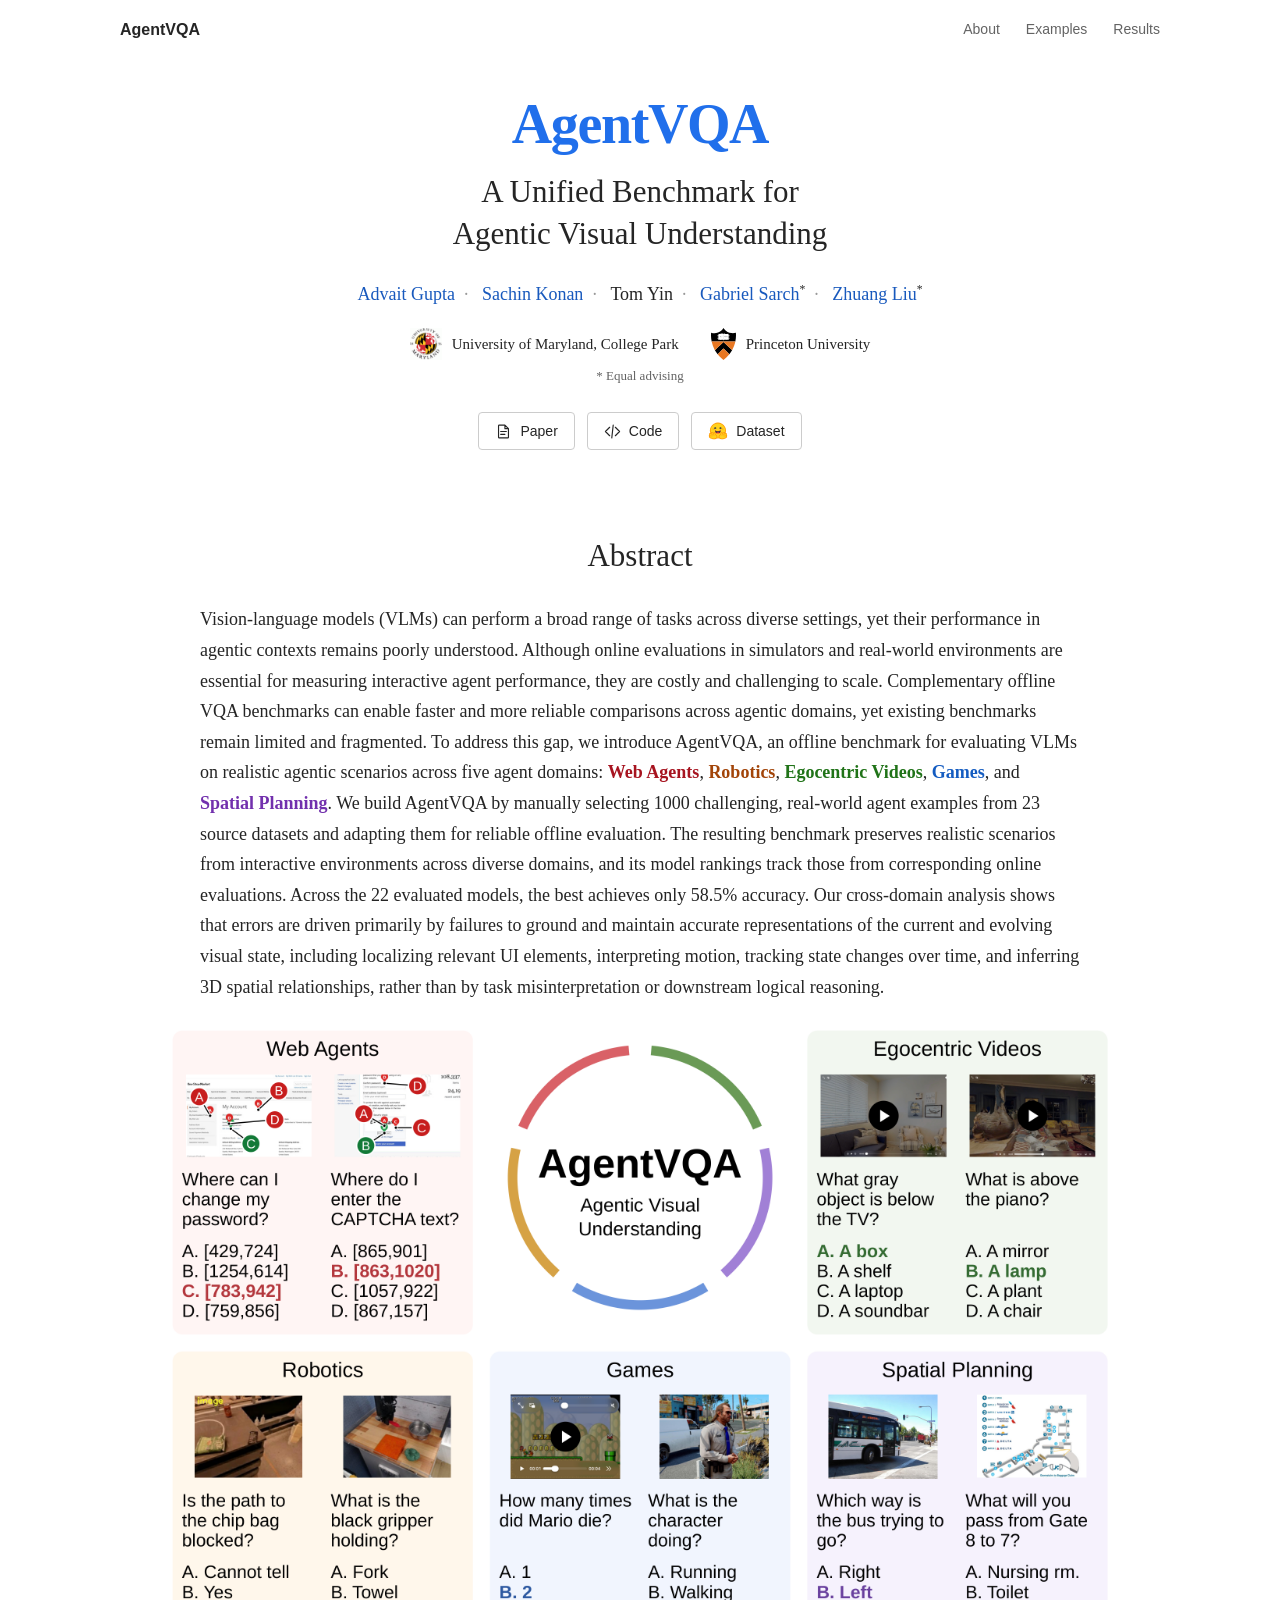
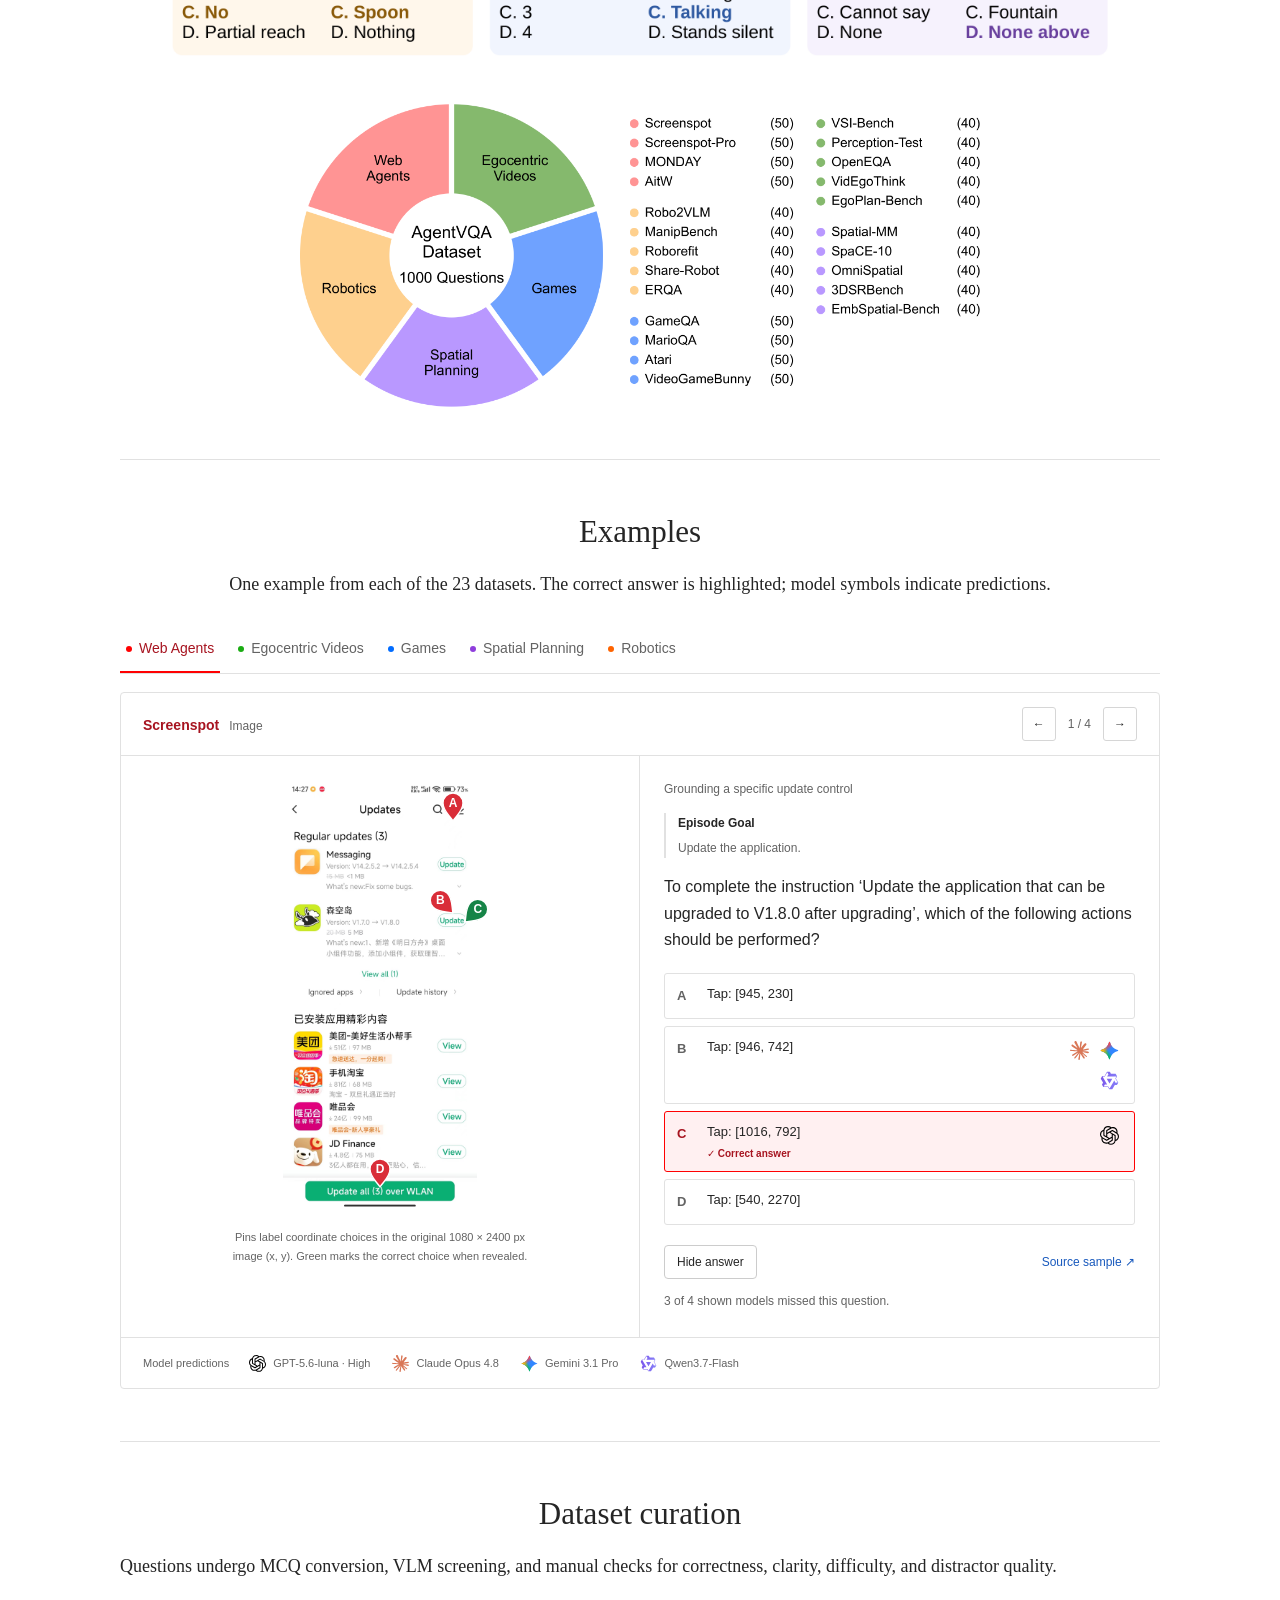
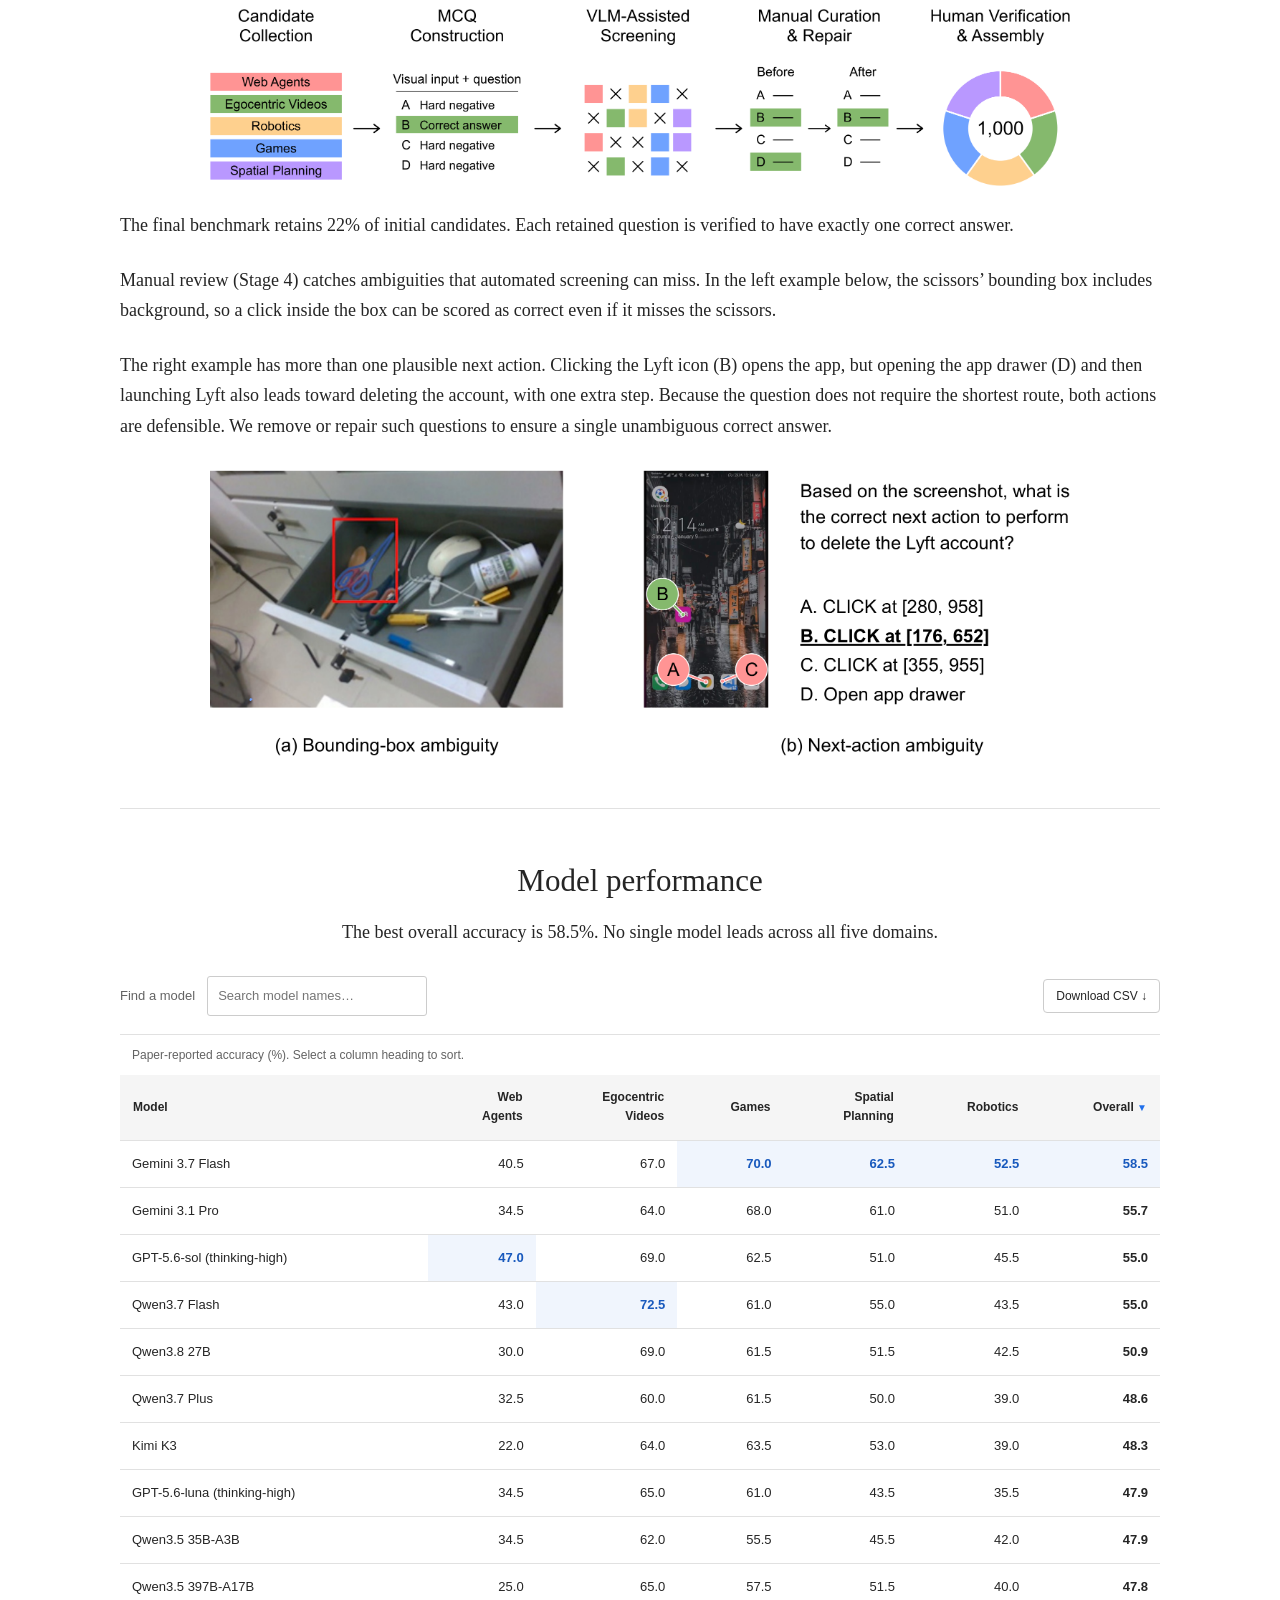
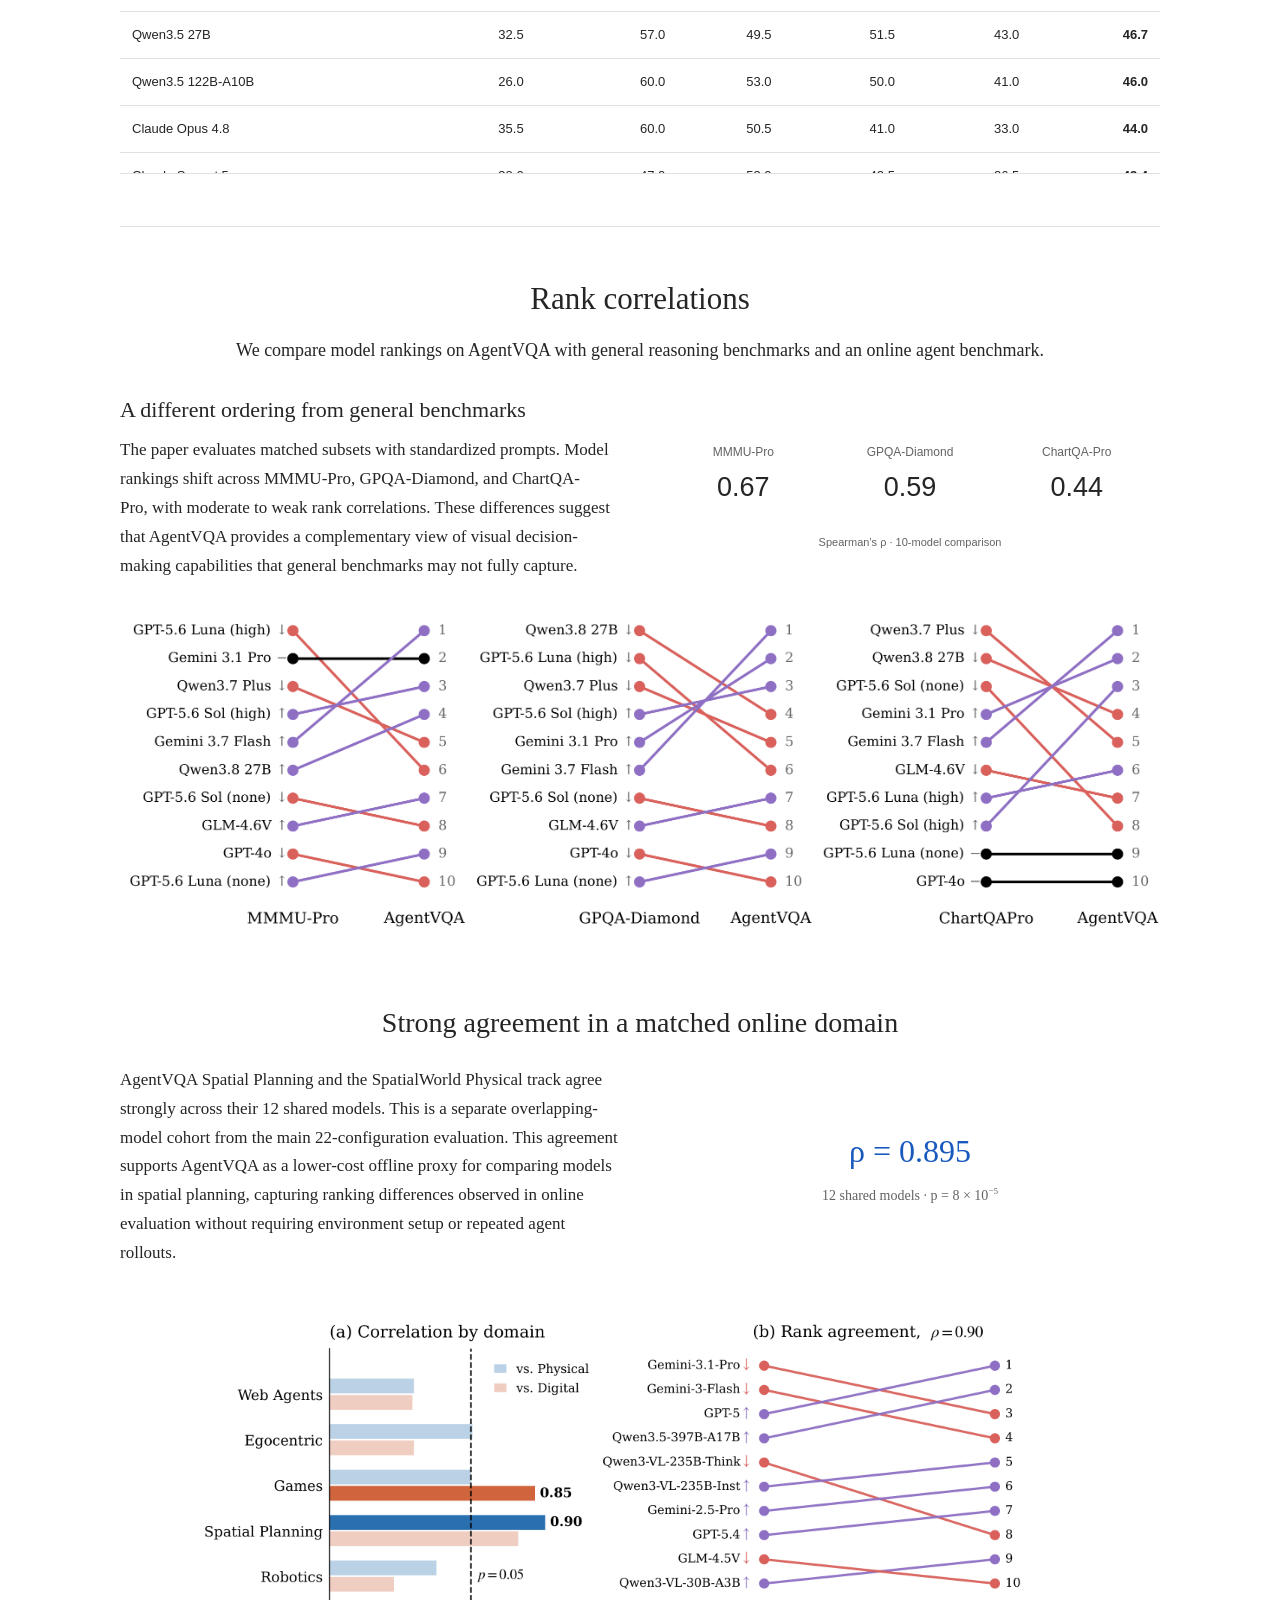
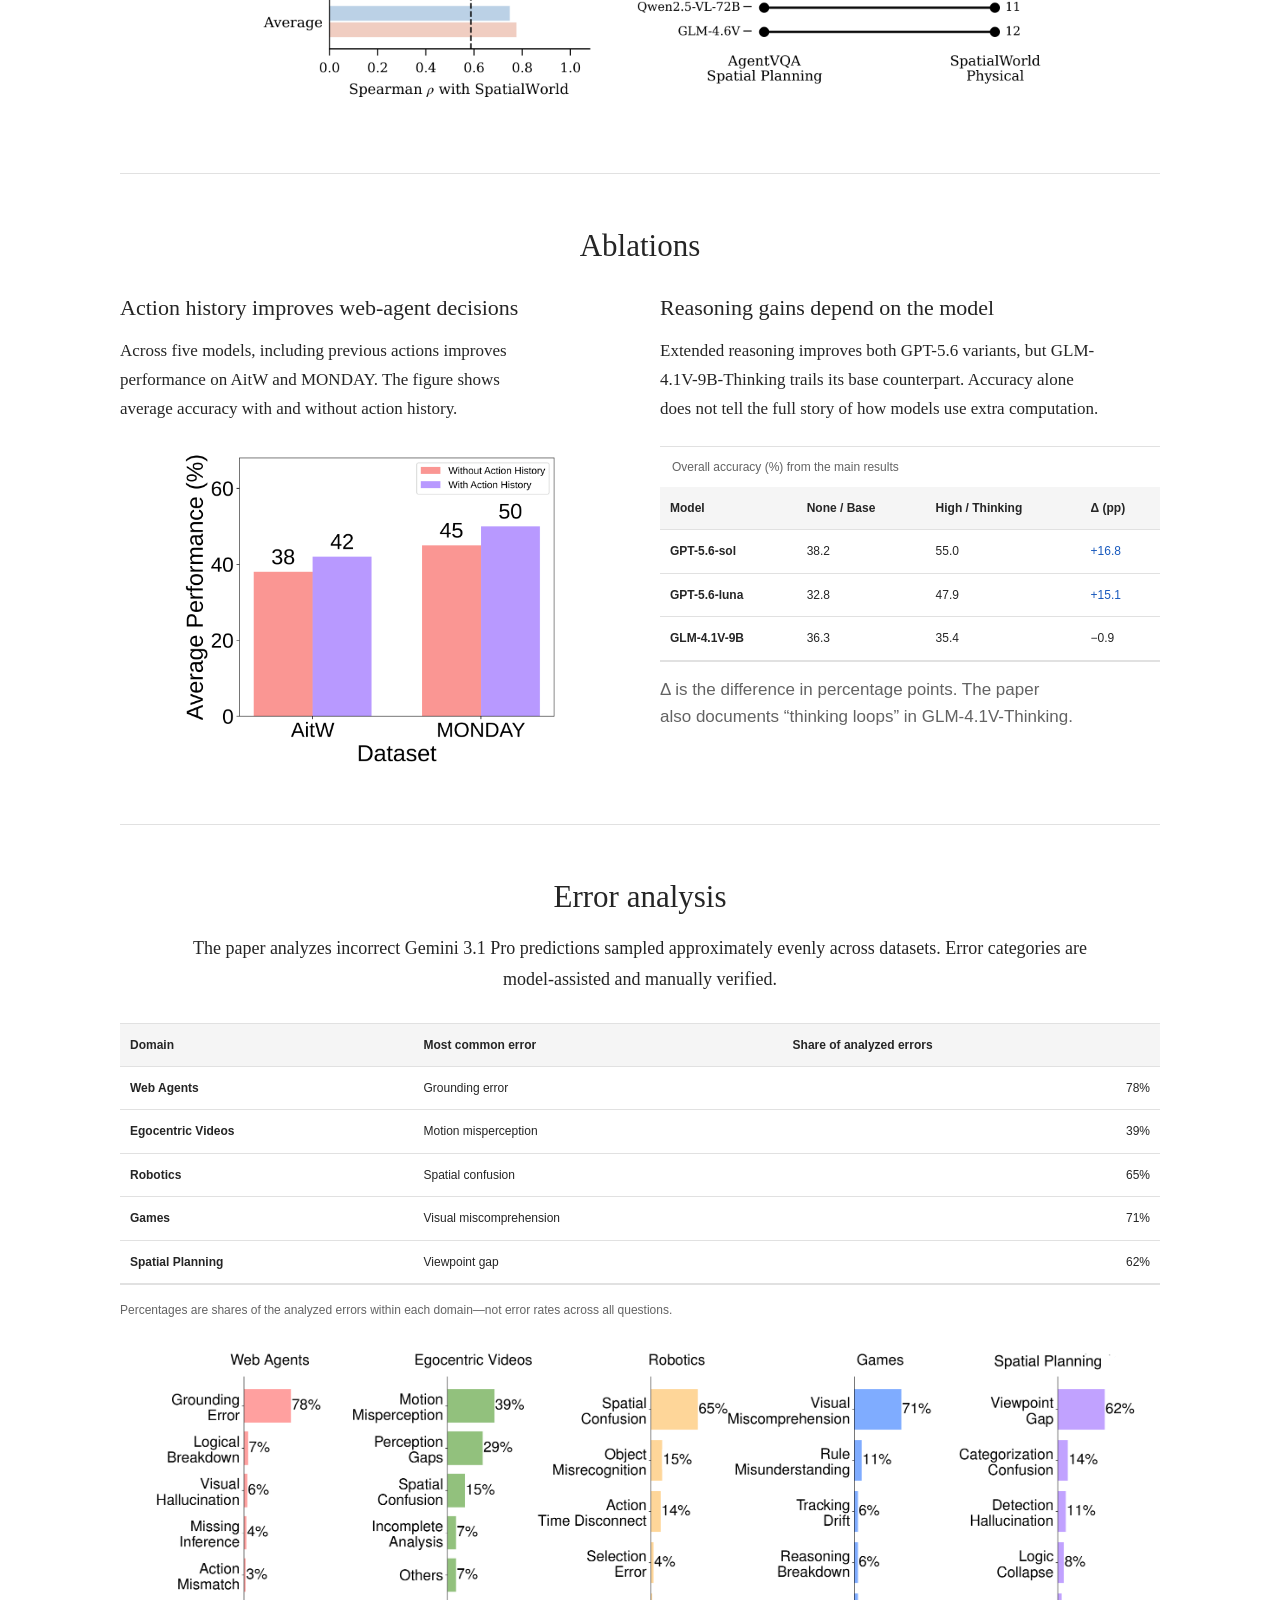
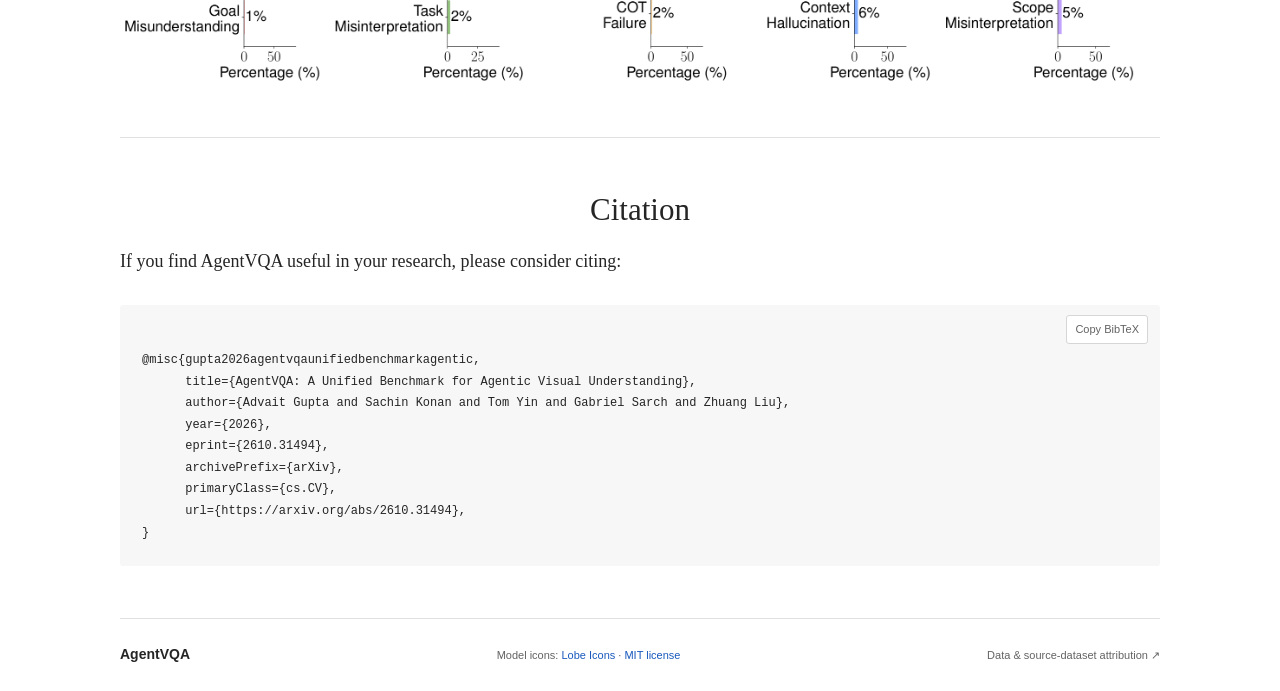
<file: docs/index.html>
<!doctype html>
<html lang="en">
<head>
  <meta charset="utf-8">
  <meta name="viewport" content="width=device-width, initial-scale=1">
  <meta name="description" content="AgentVQA: 1,000 human-verified questions across 23 datasets and five agentic domains. Explore the benchmark, examples, and research findings.">
  <meta name="theme-color" content="#206feb">
  <meta property="og:title" content="AgentVQA — A Unified Benchmark for Agentic Visual Understanding">
  <meta property="og:description" content="A benchmark of 1,000 human-verified questions across 23 datasets and five agentic domains.">
  <meta property="og:image" content="https://zlab-princeton.github.io/AgentVQA/assets/overview.png">
  <meta property="og:url" content="https://zlab-princeton.github.io/AgentVQA/">
  <meta name="twitter:card" content="summary_large_image">
  <title>AgentVQA — Agentic Visual Understanding</title>
  <link rel="canonical" href="https://zlab-princeton.github.io/AgentVQA/">
  <link rel="icon" href="assets/favicon.svg" type="image/svg+xml">
  <link rel="stylesheet" href="styles.css?v=20261022-2">
  <script defer src="data.js?v=20261020-2"></script>
  <script defer src="site.js?v=20261020-2"></script>
</head>
<body>
  <a class="skip-link" href="#main">Skip to content</a>
  <header class="site-header">
    <div class="nav-shell">
      <a class="brand" href="./" aria-label="AgentVQA home">AgentVQA</a>
      <nav aria-label="Page sections"><a href="#overview-title">About</a><a href="#examples-title">Examples</a><a href="#performance">Results</a></nav>
    </div>
  </header>
  <main id="main">
    <section class="hero section-shell" aria-labelledby="title">
      <h1 id="title">AgentVQA</h1>
      <p class="tagline">A Unified Benchmark for<br>Agentic Visual Understanding</p>
      <p class="authors"><span class="author-name"><a href="https://advaitgupta.github.io">Advait Gupta</a></span><span>·</span> <span class="author-name"><a href="https://sachinkonan.github.io">Sachin Konan</a></span><span>·</span> <span class="author-name">Tom Yin</span><span>·</span> <span class="author-name"><a href="https://gabesarch.me">Gabriel Sarch</a><sup>*</sup></span><span>·</span> <span class="author-name"><a href="https://liuzhuang13.github.io">Zhuang Liu</a><sup>*</sup></span></p>
      <div class="affiliations" aria-label="Affiliations">
        <a class="institution" href="https://umd.edu/"><img src="assets/universities/maryland.gif" width="32" height="32" alt=""><span>University of Maryland, College Park</span></a>
        <a class="institution" href="https://www.princeton.edu/"><img src="assets/universities/princeton.svg" width="28" height="34" alt=""><span>Princeton University</span></a>
      </div>
      <p class="author-note">* Equal advising</p>
      <div class="project-links" aria-label="Project resources">
        <a class="button primary" href="https://arxiv.org/abs/2610.31494"><svg viewBox="0 0 24 24" aria-hidden="true"><path d="M14 3H6a1 1 0 0 0-1 1v16a1 1 0 0 0 1 1h12a1 1 0 0 0 1-1V8zM14 3v5h5M8 12h8M8 16h6"/></svg>Paper</a>
        <a class="button" href="https://github.com/zlab-princeton/AgentVQA"><svg viewBox="0 0 24 24" aria-hidden="true"><path d="m8 6-6 6 6 6m8-12 6 6-6 6m-3-15-2 18"/></svg>Code</a>
        <a class="button" href="https://huggingface.co/datasets/AgentVQA/AgentVQA"><img src="assets/models/huggingface.svg" width="20" height="20" alt=""> Dataset</a>
      </div>
    </section>

    <section class="section-shell section-block overview-section" aria-labelledby="overview-title">
      <div class="section-heading"><h2 id="overview-title">Abstract</h2></div>
      <div class="overview-copy">
        <p>Vision-language models (VLMs) can perform a broad range of tasks across diverse settings, yet their performance in agentic contexts remains poorly understood. Although online evaluations in simulators and real-world environments are essential for measuring interactive agent performance, they are costly and challenging to scale. Complementary offline VQA benchmarks can enable faster and more reliable comparisons across agentic domains, yet existing benchmarks remain limited and fragmented. To address this gap, we introduce AgentVQA, an offline benchmark for evaluating VLMs on realistic agentic scenarios across five agent domains: <strong class="domain-name domain-web">Web Agents</strong>, <strong class="domain-name domain-robotics">Robotics</strong>, <strong class="domain-name domain-ego">Egocentric Videos</strong>, <strong class="domain-name domain-games">Games</strong>, and <strong class="domain-name domain-spatial">Spatial Planning</strong>. We build AgentVQA by manually selecting 1000 challenging, real-world agent examples from 23 source datasets and adapting them for reliable offline evaluation. The resulting benchmark preserves realistic scenarios from interactive environments across diverse domains, and its model rankings track those from corresponding online evaluations. Across the 22 evaluated models, the best achieves only 58.5% accuracy. Our cross-domain analysis shows that errors are driven primarily by failures to ground and maintain accurate representations of the current and evolving visual state, including localizing relevant UI elements, interpreting motion, tracking state changes over time, and inferring 3D spatial relationships, rather than by task misinterpretation or downstream logical reasoning.</p>
      </div>
      <figure class="figure-shell overview-figure"><a href="assets/overview.png" target="_blank" rel="noopener"><img src="assets/overview.png" width="2400" height="1604" alt="Example questions and answer choices from AgentVQA's five agentic domains." loading="lazy"></a></figure>
      <figure class="figure-shell distribution-figure"><a href="assets/distribution.png" target="_blank" rel="noopener"><img src="assets/distribution.png" width="2400" height="1072" alt="AgentVQA's five domains and 23 datasets, with 50 questions per Web Agents and Games subset and 40 per remaining subset." loading="lazy"></a></figure>
    </section>

    <section class="examples-section" aria-labelledby="examples-title">
      <div class="section-shell section-block">
        <div class="section-heading centered-heading"><h2 id="examples-title">Examples</h2><p>One example from each of the 23 datasets. The correct answer is highlighted; <span class="text-tail">model symbols indicate predictions.</span></p></div>
        <div id="domain-controls" class="domain-controls" role="tablist" aria-label="Choose an example domain"></div>
        <div class="example-shell" id="example-browser" role="tabpanel" tabindex="0">
          <div class="example-topline"><div><span class="sample-subset" id="sample-subset"></span><span class="sample-index" id="sample-index"></span></div><div class="sample-navigation"><button id="previous-sample" class="icon-button" type="button" aria-label="Previous example">←</button><span id="sample-position"></span><button id="next-sample" class="icon-button" type="button" aria-label="Next example">→</button></div></div>
          <div class="example-grid"><div class="example-visual"><div id="sample-media" class="sample-media"></div><p class="media-caption" id="media-caption"></p></div><div class="example-content"><p class="sample-kind" id="sample-kind"></p><div id="sample-context"></div><div id="question-context"></div><h3 id="sample-question"></h3><div id="sample-options" class="sample-options" role="group" aria-label="Answer choices"></div><div class="answer-actions"><button type="button" id="reveal-answer" class="button small" aria-pressed="true">Hide answer</button><a id="sample-source" class="text-link" target="_blank" rel="noopener">Source sample ↗</a></div><p id="answer-feedback" class="answer-feedback" role="status" aria-live="polite"></p></div></div>
          <div class="prediction-legend"><p>Model predictions</p><div id="model-legend"></div></div>
        </div>
        <noscript><p>The interactive examples require JavaScript. Browse every question in the <a href="https://huggingface.co/datasets/AgentVQA/AgentVQA">Hugging Face dataset</a>.</p></noscript>
      </div>
    </section>

    <section class="section-shell section-block" aria-labelledby="curation-title">
      <div class="section-heading"><h2 id="curation-title">Dataset curation</h2><p>Questions undergo MCQ conversion, VLM screening, and manual checks for correctness, clarity, difficulty, and distractor quality.</p></div>
      <figure class="figure-shell pipeline-figure"><a href="assets/curation.png" target="_blank" rel="noopener"><img src="assets/curation.png" width="2400" height="493" alt="Five stages: candidate collection, MCQ construction, VLM-assisted screening, manual curation and repair, and human verification and benchmark assembly." loading="lazy"></a></figure>
      <p class="curation-note">The final benchmark retains 22% of initial candidates. Each retained question is verified to have exactly one correct answer.</p>
      <p class="curation-note">Manual review (Stage 4) catches ambiguities that automated screening can miss. In the left example below, the scissors’ bounding box includes background, so a click inside the box can be scored as correct even if it misses the scissors.</p>
      <p class="curation-note">The right example has more than one plausible next action. Clicking the Lyft icon (B) opens the app, but opening the app drawer (D) and then launching Lyft also leads toward deleting the account, with one extra step. Because the question does not require the shortest route, both actions are defensible. We remove or repair such questions to ensure a single unambiguous correct answer.</p>
      <figure class="figure-shell ambiguity-figure"><a href="assets/ambiguity.png" target="_blank" rel="noopener"><img src="assets/ambiguity.png" width="2400" height="799" alt="Ambiguities addressed in manual review: background inside a scissors bounding box, and two plausible routes to opening Lyft on a phone." loading="lazy"></a></figure>
    </section>

    <section id="performance" class="section-shell section-block" aria-labelledby="performance-title">
      <div class="section-heading centered-heading"><h2 id="performance-title">Model performance</h2><p>The best overall accuracy is 58.5%. No single model leads across <span class="text-tail">all five domains.</span></p></div>
      <div class="table-toolbar"><label for="model-search">Find a model <input type="search" id="model-search" placeholder="Search model names…" autocomplete="off"></label><a class="button small" href="assets/results.csv" download>Download CSV ↓</a></div>
      <div class="table-scroll" tabindex="0" role="region" aria-label="Model accuracy table, scroll to see all rows and columns"><table class="results-table"><caption>Paper-reported accuracy (%). Select a column heading to sort.</caption><thead><tr><th scope="col" data-column="model"><button type="button">Model <span class="sort-mark"></span></button></th><th scope="col" data-column="0"><button type="button">Web<br>Agents <span class="sort-mark"></span></button></th><th scope="col" data-column="1"><button type="button">Egocentric<br>Videos <span class="sort-mark"></span></button></th><th scope="col" data-column="2"><button type="button">Games <span class="sort-mark"></span></button></th><th scope="col" data-column="3"><button type="button">Spatial<br>Planning <span class="sort-mark"></span></button></th><th scope="col" data-column="4"><button type="button">Robotics <span class="sort-mark"></span></button></th><th scope="col" data-column="5"><button type="button">Overall <span class="sort-mark"></span></button></th></tr></thead><tbody id="results-body"></tbody></table></div>
      <noscript><p>Download the <a href="assets/results.csv">results CSV</a> to view every model score without JavaScript.</p></noscript>
    </section>

    <section id="correlations" class="tinted-section" aria-labelledby="correlation-title"><div class="section-shell section-block">
      <div class="section-heading centered-heading"><h2 id="correlation-title">Rank correlations</h2><p>We compare model rankings on AgentVQA with general reasoning benchmarks and an <span class="text-tail">online agent benchmark.</span></p></div>
      <div class="correlation-intro"><div><h3>A different ordering from general benchmarks</h3><p>The paper evaluates matched subsets with standardized prompts. Model rankings shift across MMMU-Pro, GPQA-Diamond, and ChartQA-Pro, with moderate to weak rank correlations. These differences suggest that AgentVQA provides a complementary view of visual decision-making capabilities that general benchmarks may not fully capture.</p></div><div class="rho-cards"><div><span>MMMU-Pro</span><strong>0.67</strong></div><div><span>GPQA-Diamond</span><strong>0.59</strong></div><div><span>ChartQA-Pro</span><strong>0.44</strong></div><p>Spearman’s ρ · 10-model comparison</p></div></div>
      <figure class="figure-shell"><a href="assets/correlation-general.png" target="_blank" rel="noopener"><img src="assets/correlation-general.png" width="2400" height="763" alt="Rank comparisons for ten models between AgentVQA and MMMU-Pro, GPQA-Diamond, and ChartQA-Pro." loading="lazy"></a></figure>
      <div class="online-heading"><h3>Strong agreement in a matched online domain</h3><div><p>AgentVQA Spatial Planning and the SpatialWorld Physical track agree strongly across their 12 shared models. This is a separate overlapping-model cohort from the main 22-configuration evaluation. This agreement supports AgentVQA as a lower-cost offline proxy for comparing models in spatial planning, capturing ranking differences observed in online evaluation without requiring environment setup or repeated agent rollouts.</p></div><div class="online-stat"><strong>ρ = 0.895</strong><span>12 shared models · p = 8 × 10<sup>−5</sup></span></div></div>
      <figure class="figure-shell online-figure"><a href="assets/correlation-online.png" target="_blank" rel="noopener"><img src="assets/correlation-online.png" width="2400" height="1128" alt="Correlations between AgentVQA domains and SpatialWorld Physical and Digital tracks, with model ranks for the matched spatial-planning comparison." loading="lazy"></a></figure>
    </div></section>

    <section id="ablations" class="section-shell section-block" aria-labelledby="ablation-title">
      <div class="section-heading"><h2 id="ablation-title">Ablations</h2></div>
      <div class="ablation-grid"><article><h3>Action history improves web-agent decisions</h3><p>Across five models, including previous actions improves performance on AitW and MONDAY. The figure shows average accuracy with and without action history.</p><figure class="figure-shell history-figure"><a href="assets/action-history.png" target="_blank" rel="noopener"><img src="assets/action-history.png" width="2400" height="2024" alt="Action-history ablation: AitW rises from 38 to 42 percent, and MONDAY from 45 to 50 percent, as rounded in the paper figure." loading="lazy"></a></figure></article><article><h3>Reasoning gains depend on the model</h3><p>Extended reasoning improves both GPT-5.6 variants, but GLM-4.1V-9B-Thinking trails its base counterpart. Accuracy alone does not tell the full story of how models use extra computation.</p><div class="table-scroll"><table class="compact-table"><caption>Overall accuracy (%) from the main results</caption><thead><tr><th>Model</th><th>None / Base</th><th>High / Thinking</th><th>Δ (pp)</th></tr></thead><tbody><tr><th>GPT-5.6-sol</th><td>38.2</td><td>55.0</td><td class="delta">+16.8</td></tr><tr><th>GPT-5.6-luna</th><td>32.8</td><td>47.9</td><td class="delta">+15.1</td></tr><tr><th>GLM-4.1V-9B</th><td>36.3</td><td>35.4</td><td>−0.9</td></tr></tbody></table></div><p class="small-note">Δ is the difference in percentage points. The paper also documents “thinking loops” in GLM-4.1V-Thinking.</p></article></div>
    </section>

    <section id="error-modes" class="tinted-section" aria-labelledby="errors-title"><div class="section-shell section-block">
      <div class="section-heading centered-heading"><h2 id="errors-title">Error analysis</h2><p>The paper analyzes incorrect Gemini 3.1 Pro predictions sampled approximately evenly across datasets. Error categories are <span class="text-tail">model-assisted and manually verified.</span></p></div>
      <div class="table-scroll" tabindex="0" role="region" aria-label="Dominant error categories by domain"><table class="compact-table error-table"><thead><tr><th scope="col">Domain</th><th scope="col">Most common error</th><th scope="col">Share of analyzed errors</th></tr></thead><tbody><tr><th scope="row">Web Agents</th><td>Grounding error</td><td>78%</td></tr><tr><th scope="row">Egocentric Videos</th><td>Motion misperception</td><td>39%</td></tr><tr><th scope="row">Robotics</th><td>Spatial confusion</td><td>65%</td></tr><tr><th scope="row">Games</th><td>Visual miscomprehension</td><td>71%</td></tr><tr><th scope="row">Spatial Planning</th><td>Viewpoint gap</td><td>62%</td></tr></tbody></table></div>
      <p class="small-note">Percentages are shares of the analyzed errors within each domain—not error rates across all questions.</p>
      <figure class="figure-shell"><a href="assets/errors.png" target="_blank" rel="noopener"><img src="assets/errors.png" width="2400" height="773" alt="Paper distribution of error categories across Web Agents, Egocentric Videos, Robotics, Games, and Spatial Planning." loading="lazy"></a></figure>
    </div></section>

    <section class="section-shell section-block citation-section" aria-labelledby="citation-title">
      <div class="section-heading"><h2 id="citation-title">Citation</h2><p>If you find AgentVQA useful in your research, please consider citing:</p></div>
      <div class="citation-shell"><button class="copy-button" type="button" data-copy="citation-code">Copy BibTeX</button><pre id="citation-code">@misc{gupta2026agentvqaunifiedbenchmarkagentic,
      title={AgentVQA: A Unified Benchmark for Agentic Visual Understanding}, 
      author={Advait Gupta and Sachin Konan and Tom Yin and Gabriel Sarch and Zhuang Liu},
      year={2026},
      eprint={2610.31494},
      archivePrefix={arXiv},
      primaryClass={cs.CV},
      url={https://arxiv.org/abs/2610.31494}, 
}</pre></div>
    </section>
  </main>
  <footer class="site-footer section-shell"><span class="brand">AgentVQA</span><p>Model icons: <a href="https://github.com/lobehub/lobe-icons">Lobe Icons</a> · <a href="assets/models/LICENSE.txt">MIT license</a></p><a href="https://huggingface.co/datasets/AgentVQA/AgentVQA">Data &amp; source-dataset attribution ↗</a></footer>
</body>
</html>
</file>
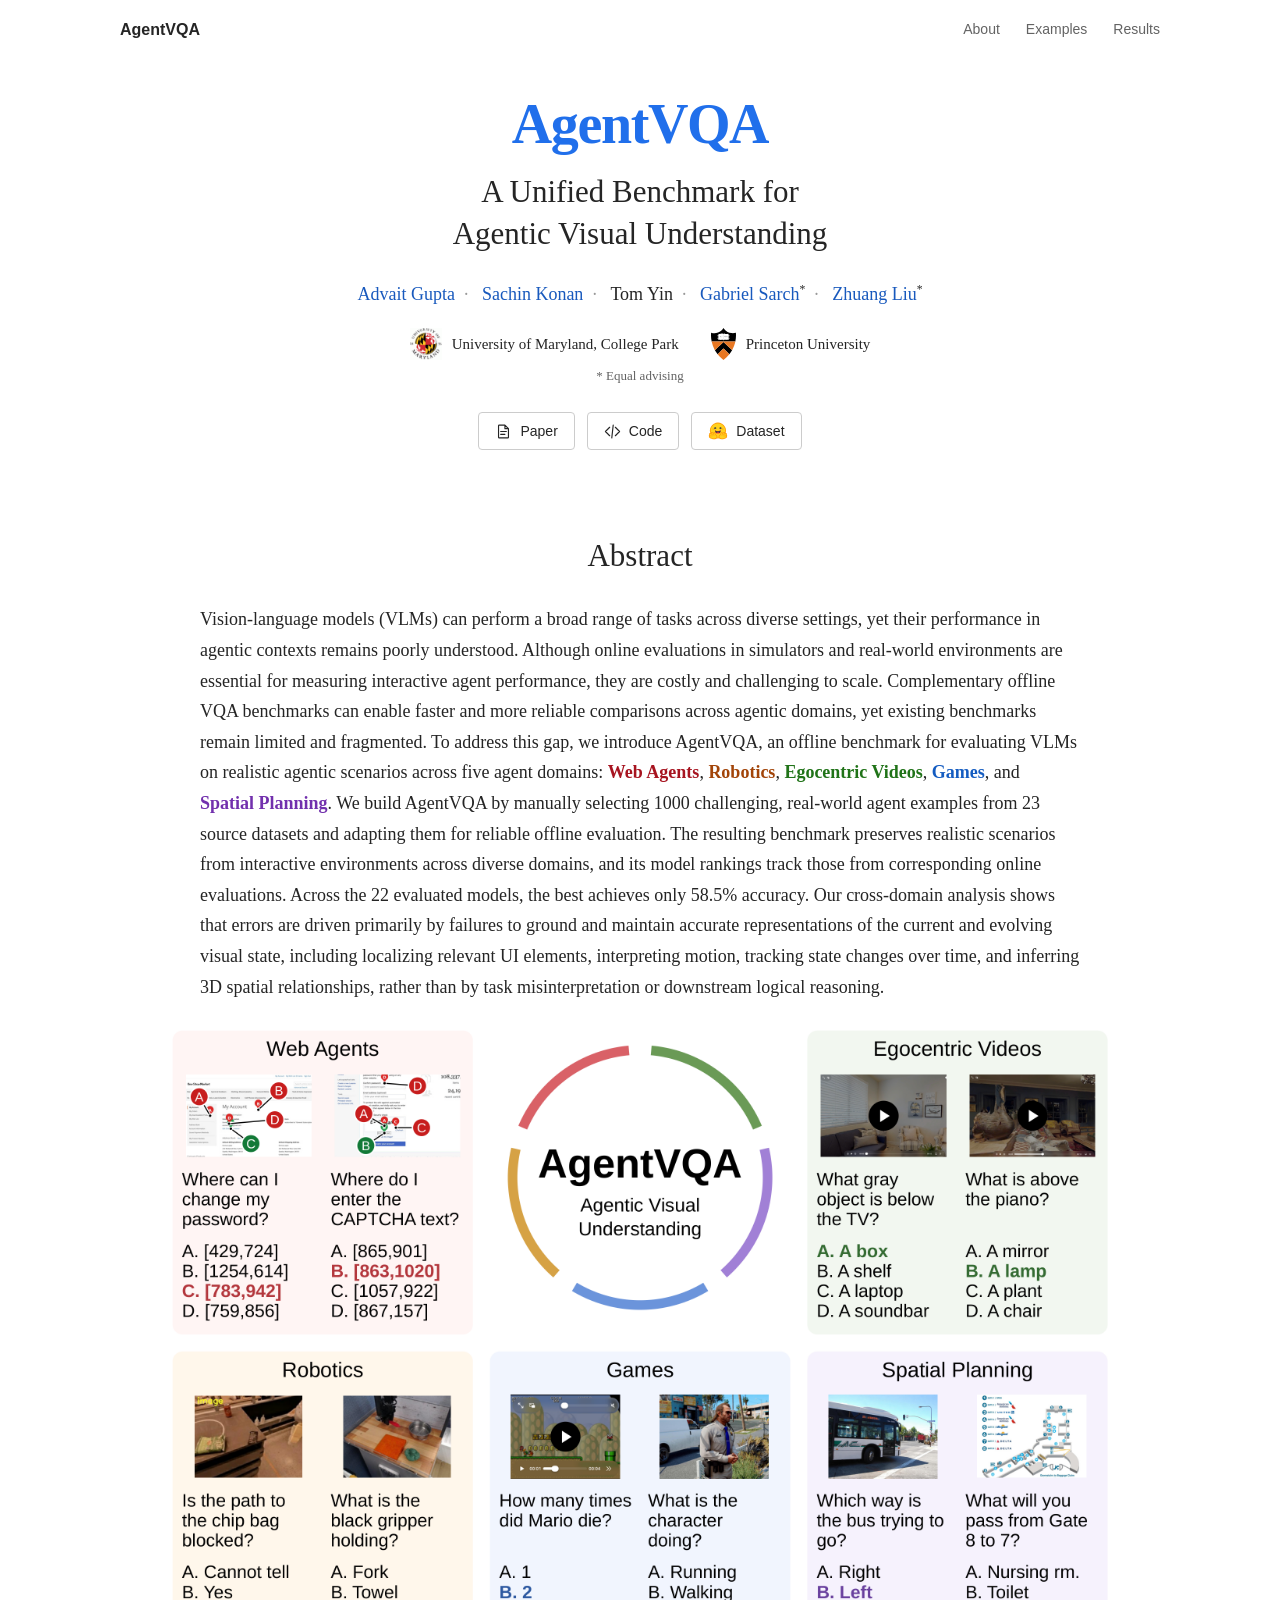
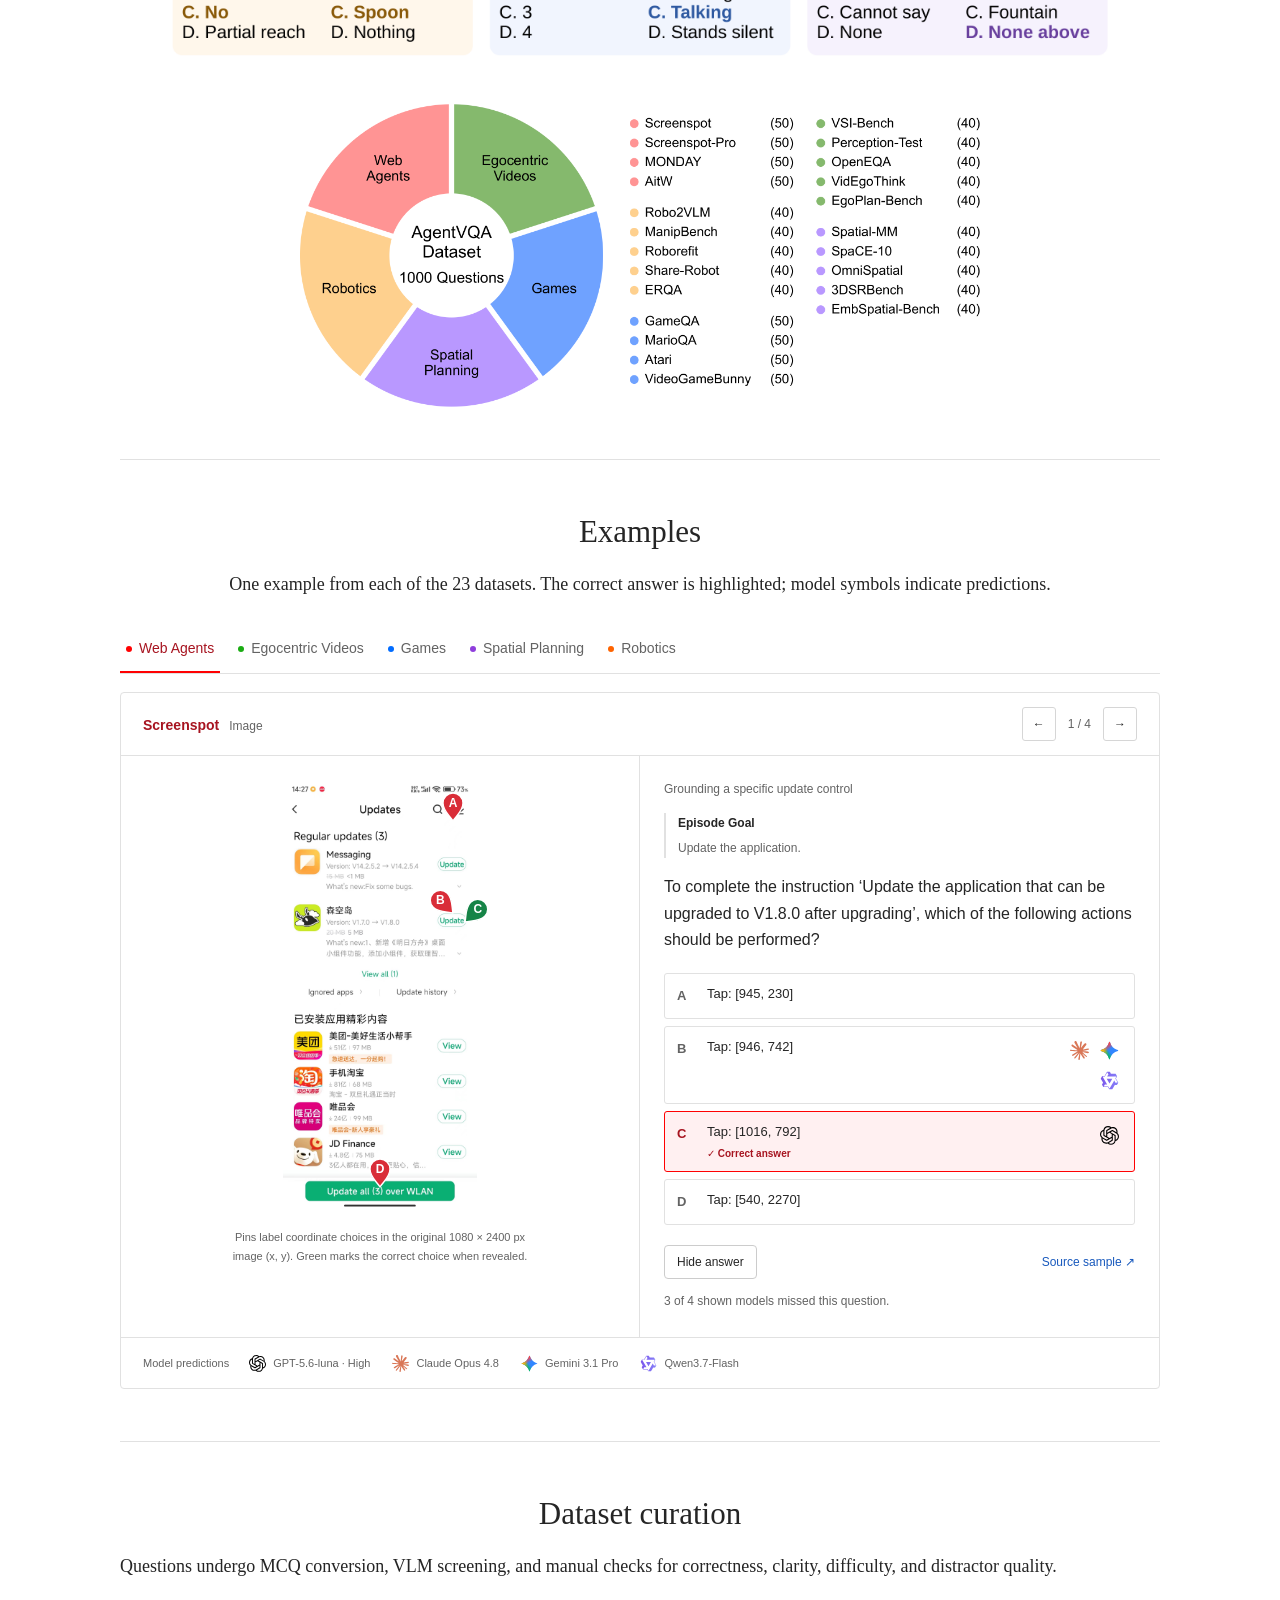
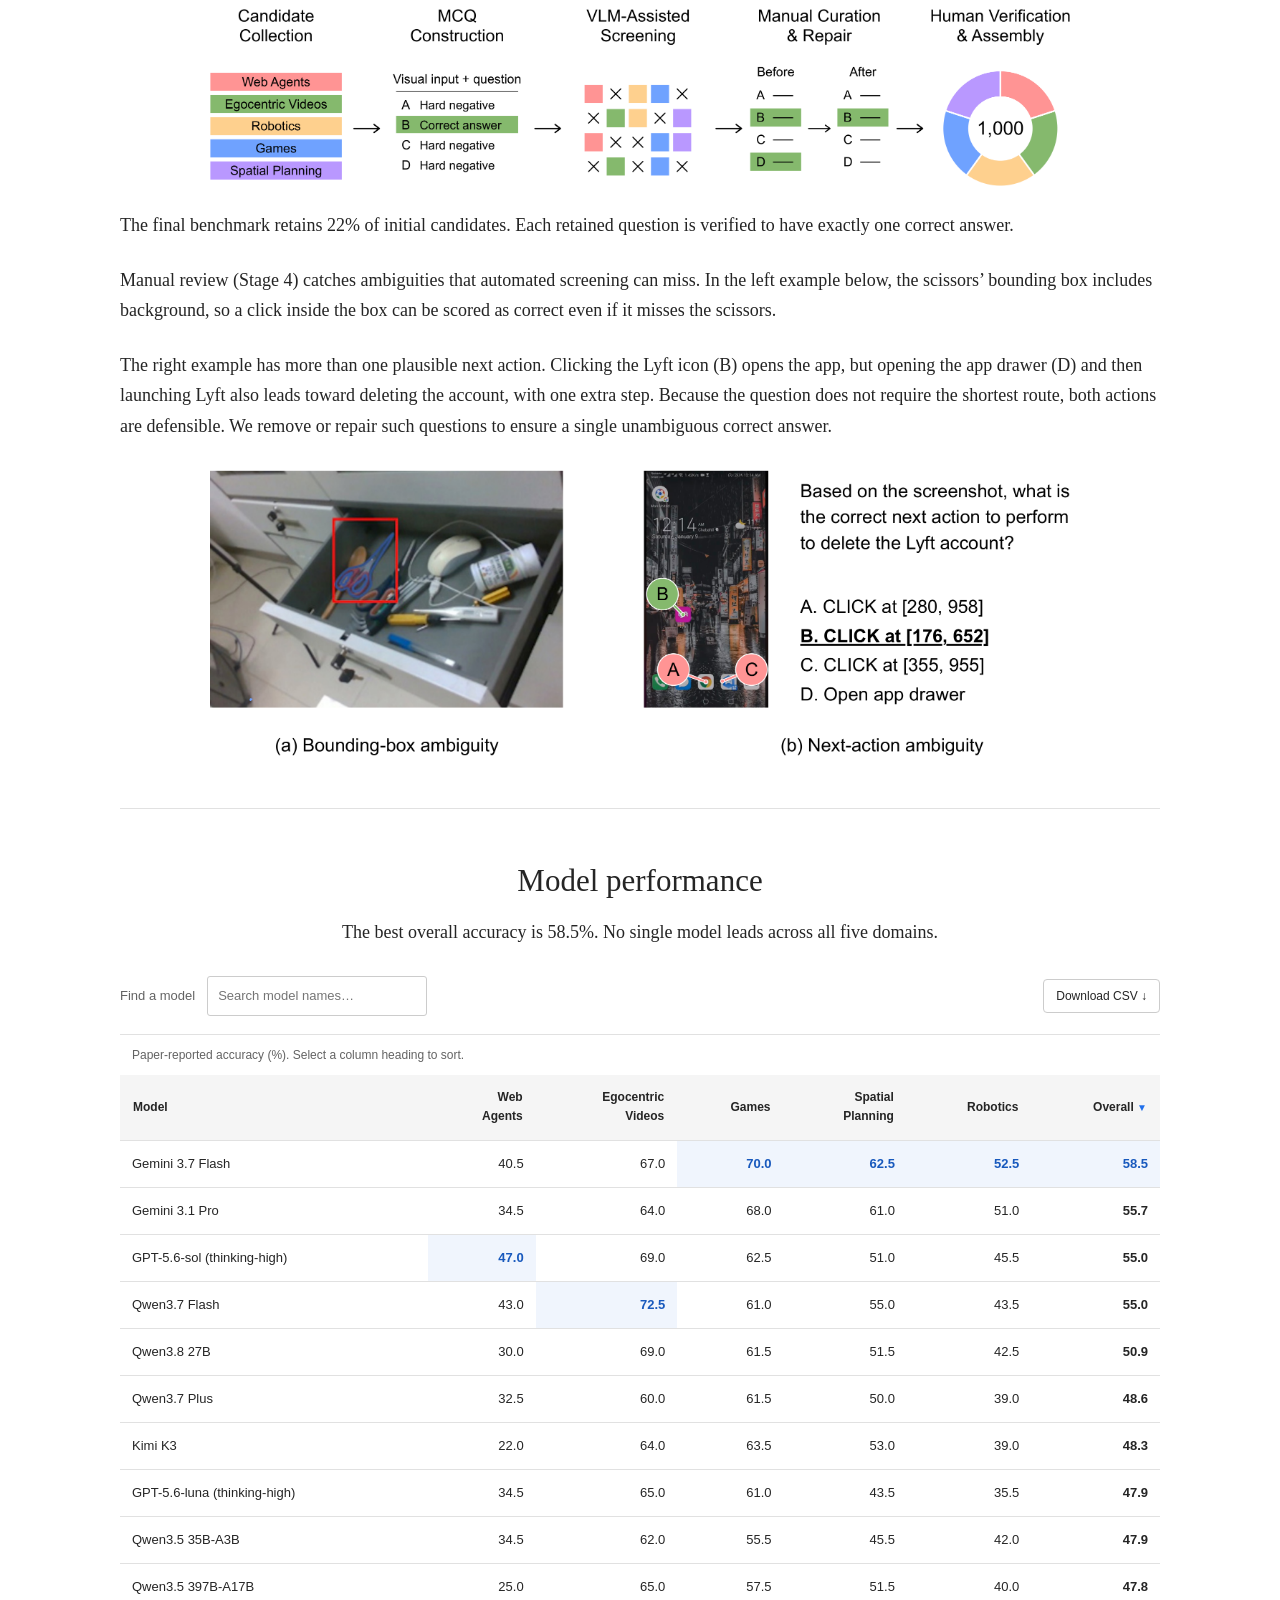
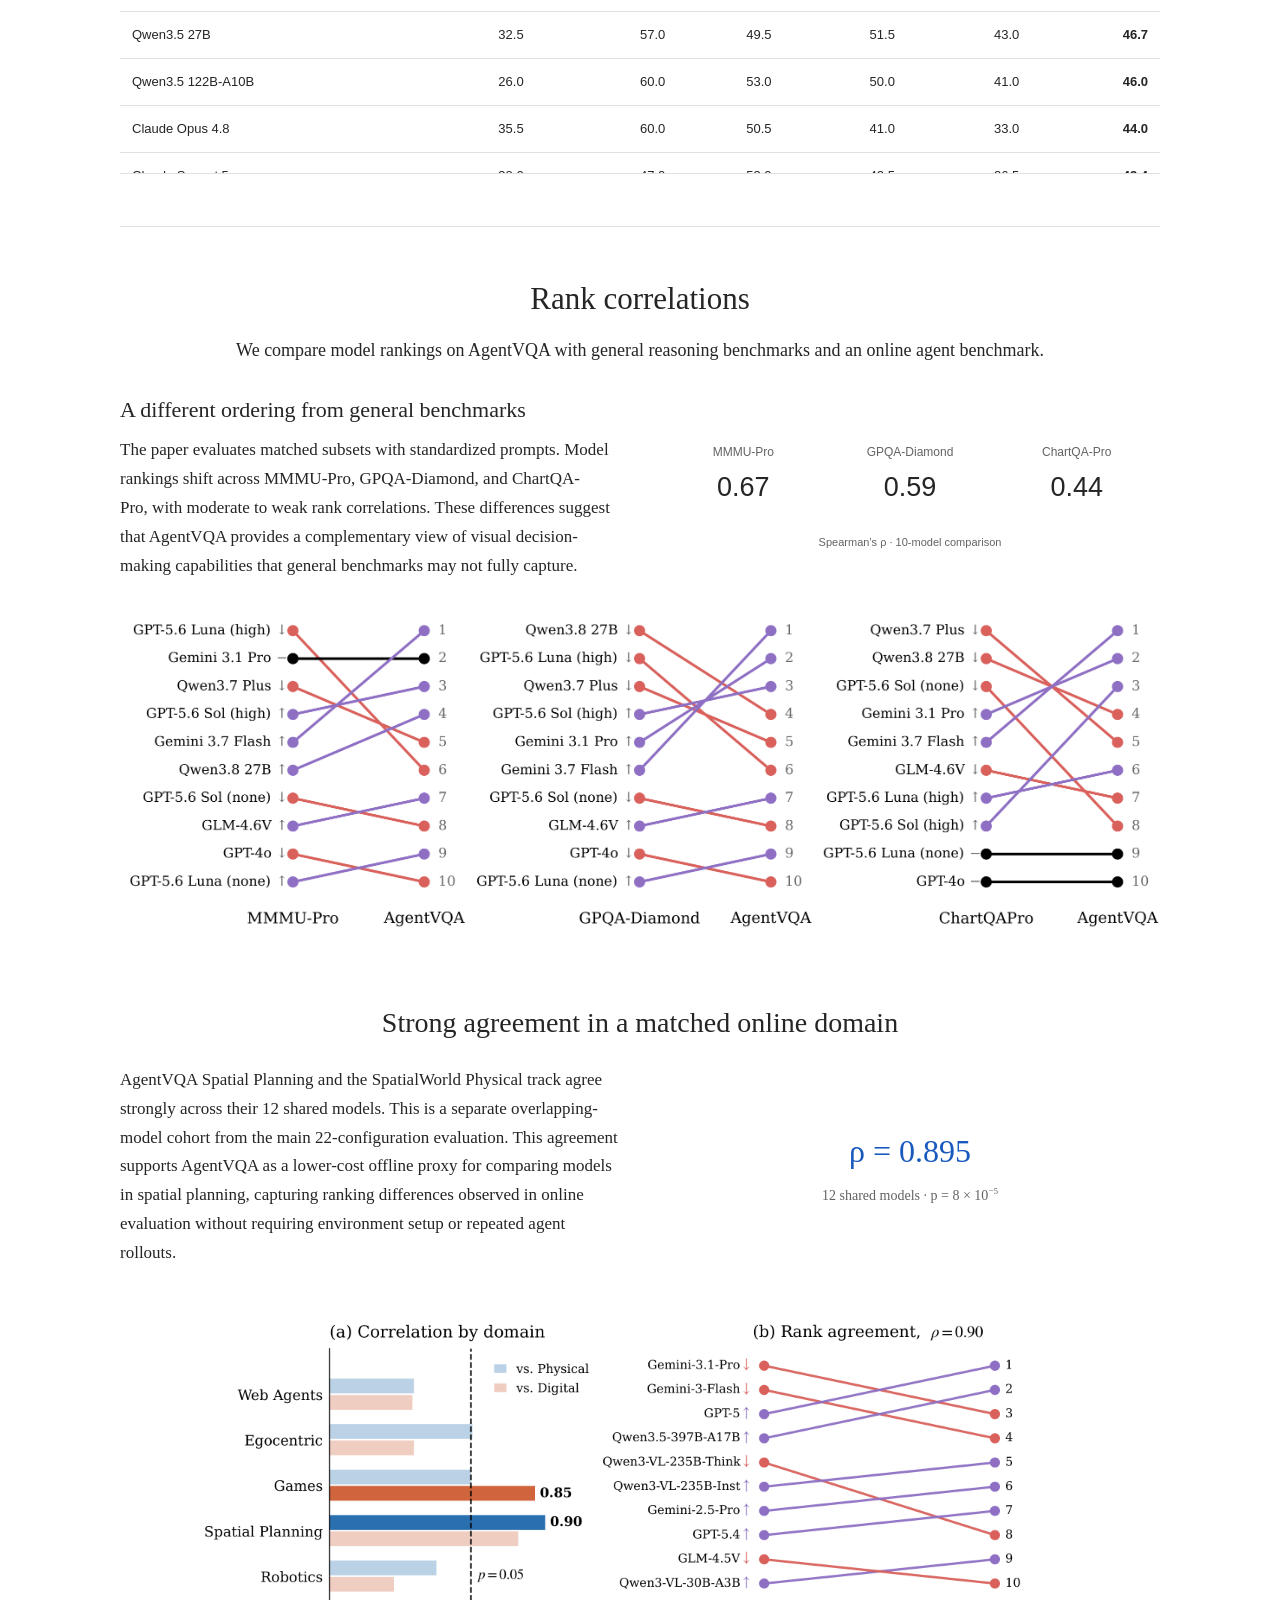
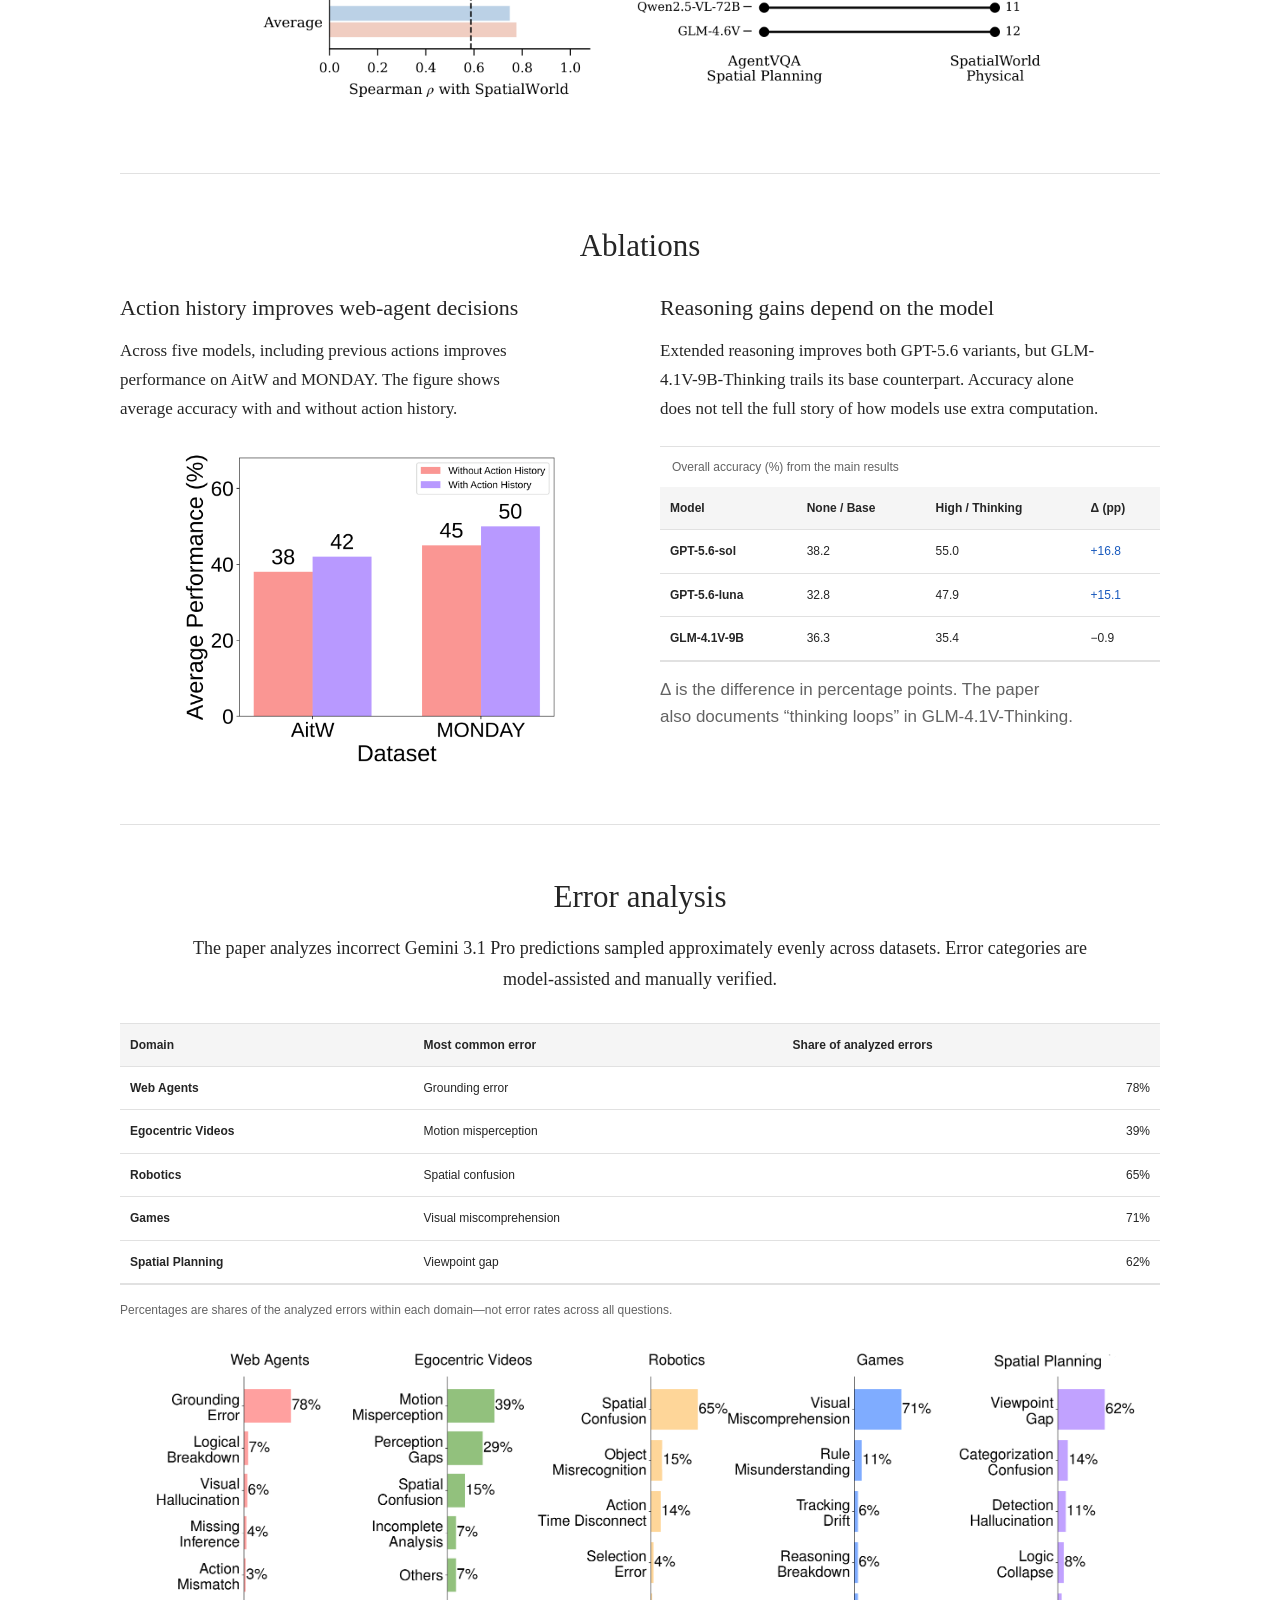
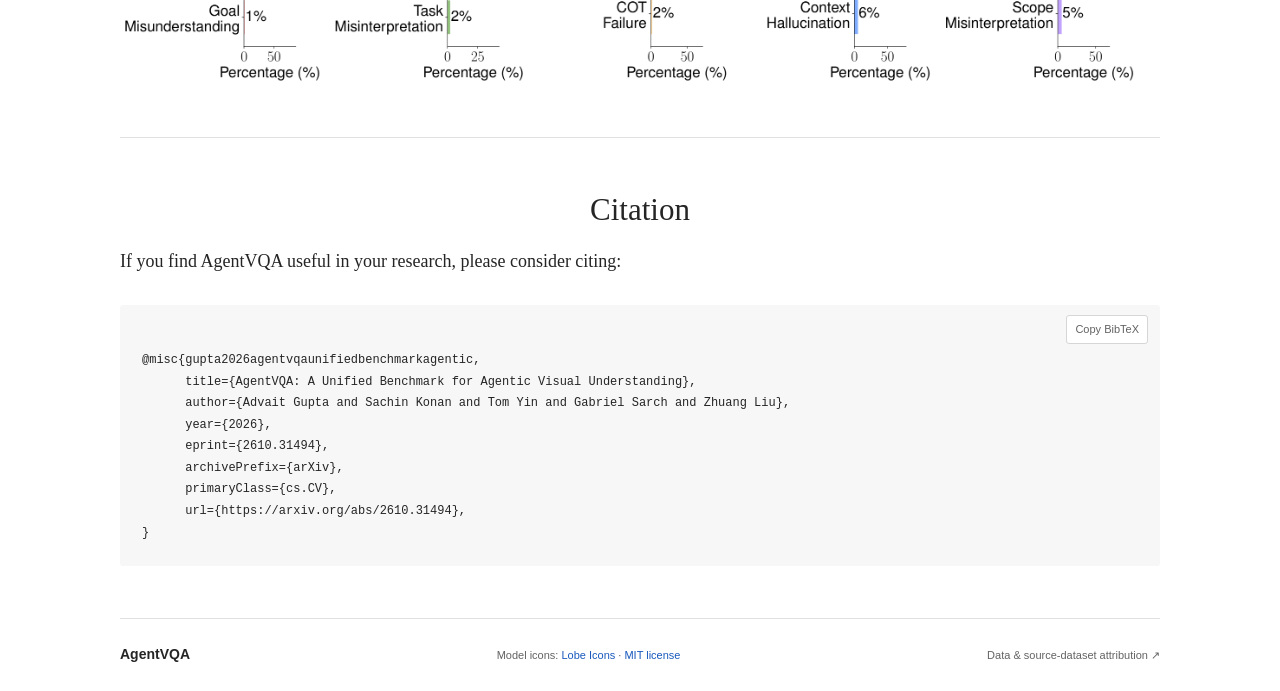
<file: docs/results.html>
<!doctype html>
<html lang="en">
<head>
  <meta charset="utf-8">
  <meta name="viewport" content="width=device-width, initial-scale=1">
  <meta http-equiv="refresh" content="0; url=./#performance">
  <link rel="canonical" href="https://zlab-princeton.github.io/AgentVQA/">
  <title>Results — AgentVQA</title>
  <script>window.location.replace("./" + (window.location.hash || "#performance"));</script>
</head>
<body><p>Results are now on the <a href="./#performance">AgentVQA project page</a>.</p></body>
</html>
</file>
<file: docs/styles.css>
:root {
  --blue: #206feb;
  --blue-dark: #1859bd;
  --text: #252525;
  --muted: #636363;
  --line: #e1e1e1;
  --pale: #f7f7f7;
  --sans: -apple-system, BlinkMacSystemFont, "Segoe UI", Arial, sans-serif;
  font-family: Georgia, "Times New Roman", serif;
  color: var(--text);
  background: #fff;
  font-synthesis: none;
}
* { box-sizing: border-box; }
html { scroll-behavior: smooth; scroll-padding-top: 24px; }
body { margin: 0; font-size: 18px; line-height: 1.7; }
h1, h2, h3, p, figure { margin: 0; }
h1, h2, h3 { line-height: 1.3; font-weight: 500; }
h1, h2, h3, figcaption { text-wrap: balance; }
p, li, .option-text { text-wrap: pretty; }
.correlation-intro p, .online-heading p, .ablation-grid article > p { text-wrap: balance; }
.section-heading > p, .curation-note { text-wrap: wrap; }
.text-tail { display: inline-block; max-width: 100%; text-wrap: balance; }
h2 { font-size: 31px; }
h3 { font-size: 22px; }
a { color: var(--blue-dark); text-decoration: none; }
a:hover { text-decoration: underline; text-underline-offset: 3px; }
img { display: block; max-width: 100%; height: auto; }
button, input { font: inherit; }
button { cursor: pointer; }
button, input, .button, .site-header, .example-shell, .domain-controls, .site-footer, table, .small-note, figcaption { font-family: var(--sans); }
button:focus-visible, a:focus-visible, input:focus-visible, summary:focus-visible, [tabindex]:focus-visible { outline: 2px solid var(--blue); outline-offset: 4px; }
sup { font-size: .65em; line-height: 0; }
::selection { background: #dce9fc; }
.section-shell, .nav-shell { width: min(1040px, calc(100% - 48px)); margin-inline: auto; }
.section-block { padding-block: 52px; border-top: 1px solid var(--line); }
.site-header { background: white; }
.nav-shell { height: 60px; display: flex; align-items: center; justify-content: space-between; }
.brand { color: var(--text); font-size: 16px; font-weight: 600; }
nav { display: flex; gap: 26px; }
nav a { color: var(--muted); font-size: 14px; padding-block: 6px; }
nav a[aria-current="page"] { color: var(--blue-dark); border-bottom: 1px solid var(--blue); }
.skip-link { position: fixed; z-index: 100; top: -100px; left: 16px; padding: 8px 16px; background: white; border: 1px solid var(--blue); }
.skip-link:focus { top: 12px; }
.hero { padding-top: 28px; text-align: center; }
.hero h1 { color: var(--blue); font-size: 56px; font-weight: 600; letter-spacing: -.025em; }
.tagline { margin: 10px auto 25px; font-size: 31px; line-height: 1.35; }
.authors { font-size: 18px; text-wrap: balance; }
.authors span { margin-inline: 9px; color: #999; }
.authors .author-name { display: inline-block; margin: 0; color: var(--text); white-space: nowrap; }
.affiliations { display: flex; flex-wrap: wrap; justify-content: center; align-items: center; gap: 16px 32px; margin-top: 18px; font-size: 15px; }
.institution { display: inline-flex; align-items: center; gap: 10px; color: var(--text); line-height: 1.4; }
.institution img { flex-shrink: 0; width: auto; height: 32px; object-fit: contain; }
.domain-name { white-space: nowrap; }
.domain-web { color: #a71420; }
.domain-robotics { color: #a24408; }
.domain-ego { color: #207318; }
.domain-games { color: #145cc1; }
.domain-spatial { color: #7230ad; }
.author-note { margin-top: 5px; font-size: 13px; color: var(--muted); }
.project-links { display: flex; flex-wrap: wrap; justify-content: center; gap: 12px; margin: 25px 0 34px; }
.button { display: inline-flex; align-items: center; justify-content: center; gap: 8px; min-height: 38px; padding: 7px 16px; border: 1px solid #ccc; border-radius: 4px; background: white; color: var(--text); font-size: 14px; line-height: 1.5; }
.button:hover { background: var(--pale); border-color: #aaa; text-decoration: none; }
.button svg { width: 17px; height: 17px; fill: none; stroke: currentColor; stroke-width: 1.6; stroke-linecap: round; stroke-linejoin: round; }
.button.small { min-height: 34px; padding: 6px 12px; font-size: 12px; }
.section-heading { margin: 0 0 28px; }
.section-heading h2 { text-align: center; }
.section-heading > p { margin-top: 16px; }
.centered-heading > p { width: 100%; max-width: none; text-align: center; }
.overview-section { border-top: 0; }
.overview-copy { max-width: 880px; margin-inline: auto; }
.overview-copy p + p { margin-top: 18px; }
.figure-shell { margin-top: 28px; }
.figure-shell > a { display: block; }
.figure-shell img { width: 100%; }
.overview-figure { width: 90%; margin-inline: auto; }
.distribution-figure { max-width: 680px; margin: 48px auto 0; }
.ambiguity-figure { max-width: 860px; margin-inline: auto; }
.pipeline-figure { max-width: 860px; margin-inline: auto; }
figcaption { margin-top: 12px; color: var(--muted); font-size: 12px; line-height: 1.6; text-align: center; }
.paper-details { margin-top: 26px; border-top: 1px solid var(--line); }
.paper-details summary { display: flex; align-items: center; justify-content: space-between; cursor: pointer; padding-block: 14px; font-size: 15px; color: var(--blue-dark); list-style: none; }
.paper-details summary::-webkit-details-marker { display: none; }
.paper-details summary span { font-family: var(--sans); font-size: 22px; font-weight: 400; }
.paper-details[open] summary span { transform: rotate(45deg); }
.paper-details > figure { padding-block: 12px; }
.domain-controls { display: flex; flex-wrap: wrap; gap: 4px 12px; border-bottom: 1px solid var(--line); margin-bottom: 18px; }
.domain-controls button { display: inline-flex; align-items: center; gap: 7px; padding: 10px 6px; border: 0; border-bottom: 2px solid transparent; background: white; color: var(--muted); font-size: 14px; }
.domain-controls button[aria-selected="true"] { color: var(--domain-ink); border-bottom-color: var(--domain-color); }
.domain-controls button:hover { color: var(--domain-ink); }
.domain-dot { width: 6px; height: 6px; border-radius: 50%; background: var(--domain-color); }
.example-shell { border: 1px solid var(--line); border-radius: 4px; background: white; }
.example-topline { display: flex; justify-content: space-between; align-items: center; gap: 12px; padding: 14px 22px; border-bottom: 1px solid var(--line); }
.sample-subset { font-size: 14px; font-weight: 600; color: var(--domain-ink); }
.sample-index { font-size: 12px; color: var(--muted); margin-left: 10px; }
.sample-navigation { display: flex; align-items: center; gap: 12px; color: var(--muted); font-size: 12px; }
.icon-button { width: 34px; height: 34px; padding: 0; border: 1px solid #d6d6d6; border-radius: 3px; color: var(--text); background: white; line-height: 1; }
.icon-button:hover { background: var(--pale); }
.example-grid { display: grid; grid-template-columns: 1fr 1fr; }
.example-visual { min-width: 0; padding: 24px; border-right: 1px solid var(--line); }
.sample-media { --media-height: 430px; display: grid; gap: 14px; min-height: 300px; align-items: center; align-content: center; justify-items: center; }
.sample-media figure, .sample-media a { display: block; width: 100%; min-width: 0; }
.sample-media img { width: 100%; max-height: 430px; object-fit: contain; }
.sample-media.multiple:has(figure:nth-child(3)) { grid-template-columns: 1fr 1fr; }
.sample-media.multiple img { max-height: 270px; }
.sample-media video { width: 100%; max-height: 450px; background: #161616; }
.coordinate-image { position: relative; display: block; width: 100%; max-width: calc(var(--media-height) * var(--image-ratio, 1)); margin-inline: auto; }
.coordinate-overlay { position: absolute; inset: 0; pointer-events: none; }
.coordinate-marker { position: absolute; width: 24px; height: 30px; transform: translate(-50%, -100%); color: #d92d38; }
.coordinate-marker.is-correct { color: #168447; }
.coordinate-marker svg { display: block; width: 100%; height: 100%; overflow: visible; transform-origin: 50% 100%; }
.coordinate-marker path { fill: currentColor; stroke: white; stroke-width: 1.4; stroke-linejoin: round; }
.coordinate-marker text { fill: white; font: 700 12px var(--sans); text-anchor: middle; }
.coordinate-dot { width: 6px; height: 6px; transform: translate(-50%, -50%); border: 1px solid white; border-radius: 50%; background: currentColor; }
.coordinate-region { position: absolute; border: 1px dashed #526478; pointer-events: none; }
.coordinate-detail { margin-top: 4px; }
.coordinate-detail .coordinate-image { max-width: 220px; }
.coordinate-crop { display: block; width: 100%; height: auto; }
.image-label { margin-top: 5px; font-size: 11px; }
.media-caption { margin-top: 18px; color: var(--muted); text-align: center; font-size: 11px; text-wrap: balance; }
.example-content { min-width: 0; padding: 24px; }
.sample-kind { margin-bottom: 14px; color: var(--muted); font-size: 12px; line-height: 1.6; }
.example-content h3 { font-size: 16px; line-height: 1.65; font-weight: 500; white-space: pre-wrap; overflow-wrap: anywhere; }
.sample-context { margin-bottom: 16px; padding-left: 12px; border-left: 2px solid var(--line); color: var(--muted); font-size: 12px; white-space: pre-wrap; }
.sample-context strong { color: var(--text); font-weight: 600; }
.sample-context p { margin-top: 4px; }
.sample-options { display: grid; gap: 7px; margin-top: 20px; }
.option { display: flex; align-items: start; gap: 9px; width: 100%; padding: 10px 12px; border: 1px solid var(--line); border-radius: 3px; font-size: 13px; line-height: 1.5; }
.option-letter { flex: 0 0 21px; width: 21px; line-height: 24px; font-weight: 600; color: var(--muted); }
.option-body { flex: 1; min-width: 0; overflow-wrap: anywhere; }
.option.correct { border-color: var(--domain-color); background: var(--domain-tint); }
.option.correct .option-letter { color: var(--domain-ink); }
.gold-label { display: block; margin-top: 4px; color: var(--domain-ink); font-size: 10px; font-weight: 600; }
.option-predictions { display: flex; flex-wrap: wrap; justify-content: end; gap: 4px; max-width: 60px; flex-shrink: 0; }
.model-badge { position: relative; display: grid; place-items: center; width: 26px; height: 26px; padding: 3px; cursor: help; }
.model-icon { width: 19px; height: 19px; object-fit: contain; }
.model-tooltip { position: absolute; z-index: 25; bottom: calc(100% + 6px); right: -5px; width: max-content; max-width: 210px; padding: 6px 9px; background: #303030; color: white; font-size: 10px; line-height: 1.6; opacity: 0; visibility: hidden; pointer-events: none; }
.model-badge:hover .model-tooltip, .model-badge:focus .model-tooltip { opacity: 1; visibility: visible; }
.answer-actions { display: flex; flex-wrap: wrap; justify-content: space-between; align-items: center; gap: 12px; margin-top: 20px; }
.answer-actions .button, .text-link { font-size: 12px; }
.answer-feedback { min-height: 22px; margin-top: 12px; font-size: 12px; color: var(--muted); }
.prediction-legend { display: flex; flex-wrap: wrap; align-items: center; gap: 12px 20px; border-top: 1px solid var(--line); padding: 16px 22px; }
.prediction-legend > p { font-size: 11px; color: var(--muted); }
#model-legend { display: flex; flex-wrap: wrap; gap: 10px 22px; }
.legend-model { display: inline-flex; align-items: center; gap: 7px; color: var(--muted); font-size: 11px; }
.legend-model .model-icon { width: 17px; height: 17px; }
.gallery-stage { width: 100%; }
.gallery-controls { display: flex; align-items: center; justify-content: center; gap: 18px; font-size: 12px; color: var(--muted); }
.gallery-thumbnails { display: flex; gap: 8px; max-width: 100%; overflow-x: auto; padding: 4px; }
.gallery-thumbnails button { padding: 2px; width: 78px; flex: 0 0 78px; background: white; border: 1px solid transparent; }
.gallery-thumbnails button[aria-pressed="true"] { border-color: var(--domain-color); }
.gallery-thumbnails button img { width: 100%; height: 50px; object-fit: cover; }
.gallery-thumbnails button span { display: block; font-size: 10px; color: var(--muted); }
.game-context { margin-bottom: 16px; padding-bottom: 12px; border-bottom: 1px solid var(--line); }
.game-context summary { cursor: pointer; font-size: 12px; color: var(--domain-ink); }
.game-context p { margin-top: 10px; font-size: 12px; color: var(--muted); white-space: pre-wrap; }
.small-note { margin-top: 16px; color: var(--muted); font-size: 12px; line-height: 1.6; }
.curation-note { margin: 24px 0 0; }
.citation-shell { position: relative; padding: 45px 22px 22px; background: var(--pale); border-radius: 3px; }
.citation-shell pre { margin: 0; overflow-x: auto; font-family: "SFMono-Regular", Consolas, "Liberation Mono", monospace; font-size: 12px; line-height: 1.8; }
.copy-button { position: absolute; right: 12px; top: 10px; padding: 4px 8px; border: 1px solid #d6d6d6; border-radius: 3px; background: white; color: var(--muted); font-size: 11px; }
.site-footer { display: flex; align-items: center; justify-content: space-between; gap: 20px; border-top: 1px solid var(--line); padding-block: 24px; }
.site-footer p, .site-footer > a:last-child { color: var(--muted); font-size: 11px; }
.site-footer .brand { font-size: 14px; }
.table-toolbar { display: flex; justify-content: space-between; align-items: center; gap: 20px; margin-bottom: 18px; font-family: var(--sans); }
.table-toolbar label { display: flex; align-items: center; gap: 12px; font-size: 13px; color: var(--muted); }
input[type="search"] { min-width: 220px; padding: 8px 10px; border: 1px solid #ccc; border-radius: 3px; background: white; color: var(--text); font-size: 13px; }
.table-scroll { overflow: auto; border-block: 1px solid var(--line); }
#performance > .table-scroll { max-height: 740px; }
table { width: 100%; border-collapse: separate; border-spacing: 0; font-variant-numeric: tabular-nums; }
caption { padding: 10px 12px; text-align: left; color: var(--muted); font-size: 12px; }
.results-table th { position: sticky; top: 0; z-index: 1; background: #f5f5f5; }
.results-table th button { width: 100%; padding: 12px; border: none; background: transparent; color: var(--text); font-size: 12px; line-height: 1.6; font-weight: 600; text-align: right; white-space: nowrap; }
.results-table th:first-child button { text-align: left; }
.sort-mark { font-size: 10px; color: var(--blue); }
.results-table td { padding: 12px; text-align: right; font-size: 13px; white-space: nowrap; border-top: 1px solid var(--line); }
.results-table td:first-child { text-align: left; }
.results-table td:last-child { font-weight: 600; }
.results-table tr:hover td { background: #fafafa; }
.results-table td.best { color: var(--blue-dark); font-weight: 700; background: #f0f5fd; }
.correlation-intro, .online-heading { display: grid; grid-template-columns: 1fr 1fr; gap: 40px; align-items: center; margin-block: 30px; }
.correlation-intro p, .online-heading p { margin-top: 12px; font-size: 17px; }
.rho-cards { display: grid; grid-template-columns: repeat(3, 1fr); font-family: var(--sans); text-align: center; }
.rho-cards > div { padding: 10px; }
.rho-cards span { font-size: 12px; color: var(--muted); }
.rho-cards strong { display: block; font-size: 27px; font-weight: 500; }
.rho-cards p { grid-column: 1 / -1; font-size: 11px; color: var(--muted); }
.online-heading { margin-top: 64px; row-gap: 24px; }
.online-heading > h3 { grid-column: 1 / -1; text-align: center; font-size: 28px; }
.online-heading p { margin-top: 0; }
.online-stat { text-align: center; }
.online-stat strong { display: block; color: var(--blue-dark); font-size: 32px; font-weight: 500; }
.online-stat span { font-size: 14px; color: var(--muted); }
.online-figure img { max-width: 900px; margin-inline: auto; }
.ablation-grid { display: grid; grid-template-columns: 1fr 1fr; gap: 40px; }
.ablation-grid > article { min-width: 0; }
.ablation-grid > article > p { font-size: 17px; margin-block: 14px 22px; }
.history-figure img { max-width: 380px; margin-inline: auto; }
.compact-table th, .compact-table td { padding: 11px 10px; font-size: 12px; text-align: left; border-bottom: 1px solid var(--line); white-space: nowrap; }
.compact-table th { font-weight: 600; }
.compact-table thead { background: #f5f5f5; }
.error-table td:last-child { text-align: right; }
.delta { color: var(--blue-dark); }
#error-modes .figure-shell { margin-top: 30px; }
@media (max-width: 850px) {
  .example-grid { grid-template-columns: 1fr; }
  .example-visual { border-right: 0; border-bottom: 1px solid var(--line); }
  .sample-media { --media-height: 390px; min-height: 240px; }
  .sample-media.multiple { grid-template-columns: 1fr 1fr; }
  .sample-media img, .sample-media video { max-height: 390px; }
  .correlation-intro, .online-heading, .ablation-grid { gap: 25px; }
}
@media (max-width: 640px) {
  body { font-size: 17px; }
  .section-shell, .nav-shell { width: calc(100% - 32px); }
  .nav-shell { height: 52px; }
  .brand { font-size: 14px; }
  nav { gap: 20px; }
  nav a { font-size: 13px; }
  .hero { padding-top: 24px; }
  .hero h1 { font-size: 44px; }
  .tagline { margin-top: 8px; font-size: 25px; }
  .authors { font-size: 15px; line-height: 1.9; }
  .authors span { margin-inline: 4px; }
  .affiliations { font-size: 13px; gap: 12px 24px; }
  .author-note { font-size: 11px; }
  .project-links { gap: 10px; margin-block: 22px 28px; }
  .project-links .button { padding-inline: 13px; font-size: 13px; }
  .section-block { padding-block: 36px; }
  h2 { font-size: 27px; }
  h3 { font-size: 21px; }
  .domain-controls { gap: 3px 9px; }
  .domain-controls button { font-size: 12px; padding-inline: 3px; }
  .example-topline { padding: 12px; gap: 8px; }
  .sample-subset { font-size: 12px; }
  .sample-index { font-size: 10px; margin-left: 7px; }
  .sample-navigation { gap: 7px; font-size: 11px; }
  .icon-button { width: 30px; height: 30px; }
  .example-visual, .example-content { padding: 18px 14px; }
  .sample-media { min-height: 210px; }
  .sample-media.multiple { grid-template-columns: 1fr; }
  .sample-media.multiple:has(figure:nth-child(3)) { grid-template-columns: 1fr 1fr; }
  .example-content h3 { font-size: 15px; }
  .option { padding: 9px 8px; gap: 6px; font-size: 12px; }
  .option-predictions { max-width: 52px; }
  .model-badge { width: 24px; height: 24px; }
  .model-icon { width: 17px; height: 17px; }
  .prediction-legend { padding: 14px; }
  #model-legend { gap: 9px 14px; }
  .legend-model { font-size: 10px; }
  .citation-shell { padding-inline: 14px; }
  .citation-shell pre { font-size: 11px; }
  .site-footer { flex-direction: column; align-items: start; gap: 9px; }
  .table-toolbar { gap: 10px; align-items: end; }
  .table-toolbar label { display: block; min-width: 0; flex: 1; font-size: 12px; }
  input[type="search"] { min-width: 0; width: 100%; margin-top: 6px; }
  .table-toolbar .button { padding-inline: 9px; font-size: 11px; }
  .correlation-intro, .online-heading, .ablation-grid { grid-template-columns: 1fr; }
  .online-heading { margin-top: 48px; }
  .online-heading > h3 { font-size: 24px; }
  .online-stat { text-align: left; }
}
@media (prefers-reduced-motion: reduce) { html { scroll-behavior: auto; } }
</file>
